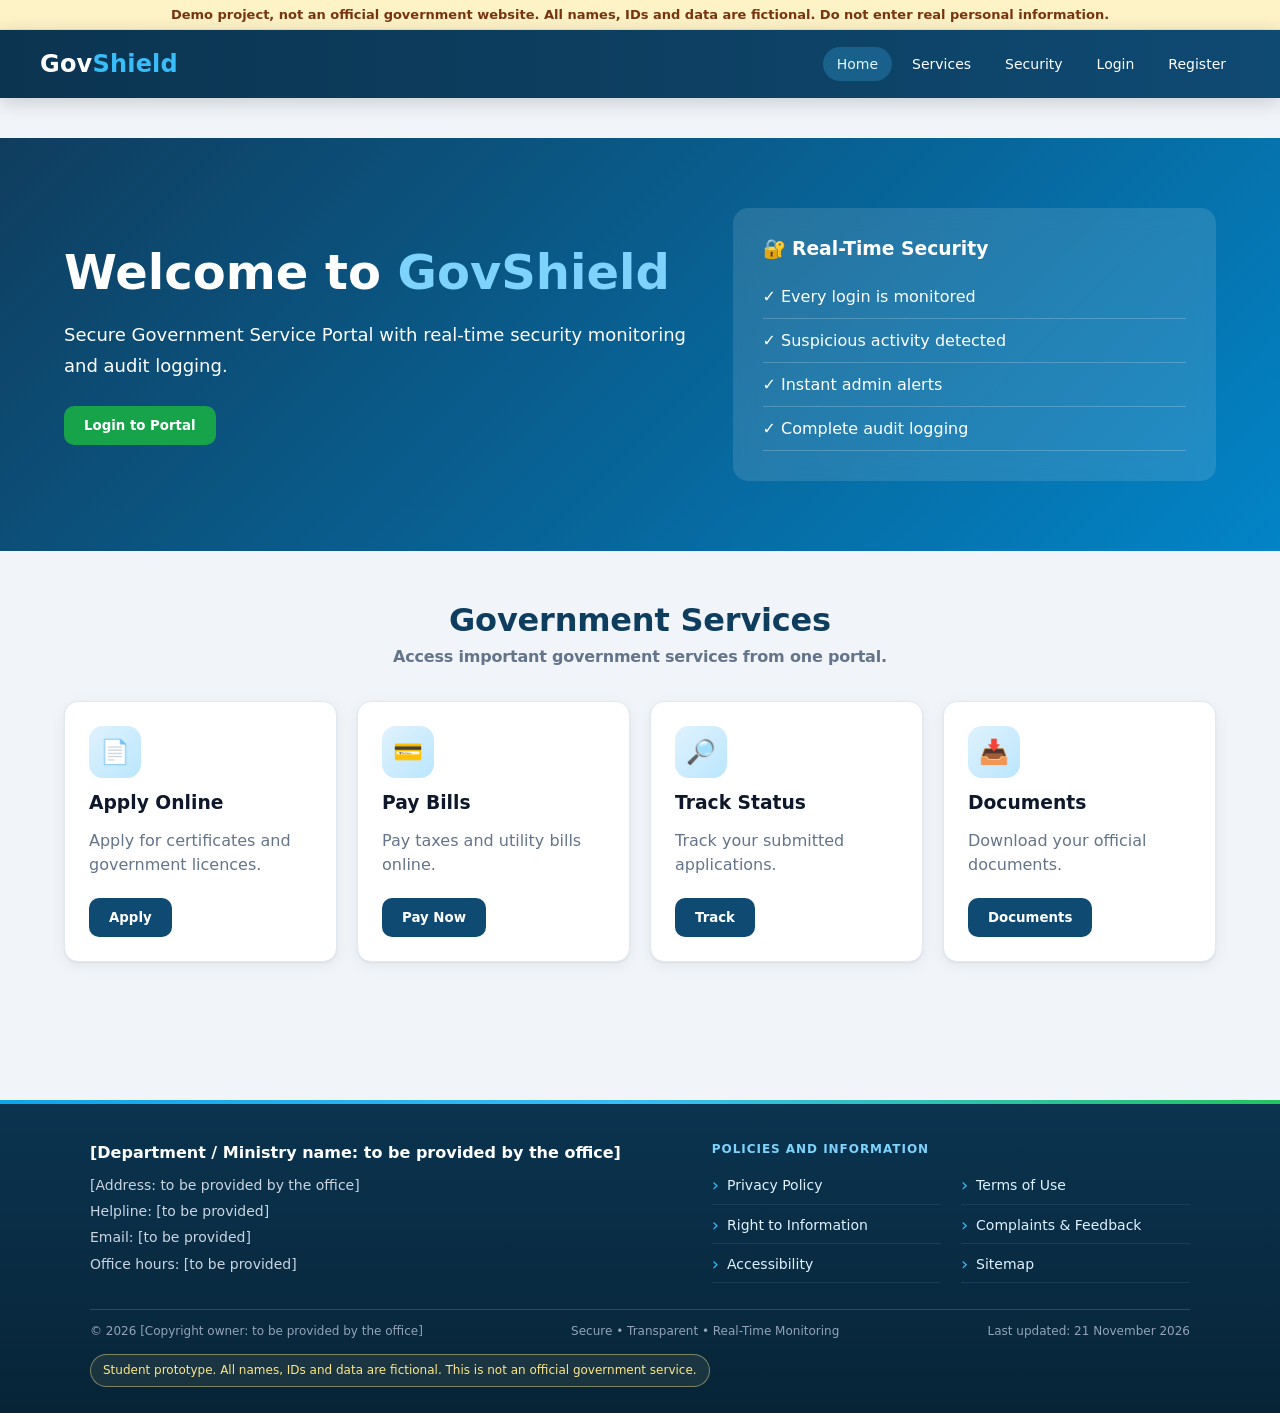
<file: index.html>
<!DOCTYPE html>
<html lang="en">
<head>
    <meta charset="UTF-8">
    <meta name="viewport" content="width=device-width, initial-scale=1.0">

    <title>GovShield - Government Service Portal</title>

    <style>
        * {
            margin: 0;
            padding: 0;
            box-sizing: border-box;
            font-family: Arial, Helvetica, sans-serif;
        }

        body {
            background: #f4f7fb;
            color: #1e293b;
        }

        /* ================= HEADER ================= */

        header {
            width: 100%;
            height: 70px;
            background: #0f3d5e;
            color: white;
            display: flex;
            align-items: center;
            justify-content: space-between;
            padding: 0 50px;
            position: sticky;
            top: 0;
            z-index: 1000;
            box-shadow: 0 3px 10px rgba(0,0,0,0.15);
        }

        .logo {
            font-size: 25px;
            font-weight: bold;
        }

        .logo span {
            color: #38bdf8;
        }

        nav {
            display: flex;
            gap: 10px;
        }

        nav button {
            border: none;
            background: transparent;
            color: white;
            padding: 10px 15px;
            cursor: pointer;
            font-size: 14px;
            border-radius: 6px;
        }

        nav button:hover {
            background: #1d5d83;
        }

        /* ================= COMMON ================= */

        .container {
            width: 90%;
            max-width: 1200px;
            margin: auto;
        }

        .page {
            display: none;
            min-height: calc(100vh - 70px);
            padding: 40px 0;
        }

        .active {
            display: block;
        }

        .btn {
            border: none;
            padding: 12px 20px;
            border-radius: 7px;
            cursor: pointer;
            font-weight: bold;
            transition: 0.3s;
        }

        .btn-primary {
            background: #0f3d5e;
            color: white;
        }

        .btn-primary:hover {
            background: #092f49;
        }

        .btn-success {
            background: #16a34a;
            color: white;
        }

        .btn-danger {
            background: #dc2626;
            color: white;
        }

        .btn-warning {
            background: #f59e0b;
            color: white;
        }

        /* ================= LOGIN ================= */

        .login-page.active {
            display: flex;
        }

        .login-page {
            align-items: center;
            justify-content: center;
            background: linear-gradient(135deg, #0f3d5e, #0ea5e9);
        }

        .login-box {
            width: 420px;
            background: white;
            padding: 35px;
            border-radius: 15px;
            box-shadow: 0 10px 30px rgba(0,0,0,0.2);
        }

        .login-box h1 {
            text-align: center;
            color: #0f3d5e;
            margin-bottom: 8px;
        }

        .login-box p {
            text-align: center;
            color: #64748b;
            margin-bottom: 25px;
        }

        .form-group {
            margin-bottom: 18px;
        }

        .form-group label {
            display: block;
            margin-bottom: 7px;
            font-weight: bold;
        }

        .form-group input,
        .form-group select {
            width: 100%;
            padding: 12px;
            border: 1px solid #cbd5e1;
            border-radius: 7px;
            outline: none;
        }

        .form-group input:focus,
        .form-group select:focus {
            border-color: #0ea5e9;
        }

        .password-box {
            position: relative;
        }

        .password-box button {
            position: absolute;
            right: 8px;
            top: 7px;
            border: none;
            background: transparent;
            cursor: pointer;
            font-size: 16px;
        }

        .login-options {
            display: flex;
            justify-content: space-between;
            margin-bottom: 20px;
            font-size: 13px;
        }

        .login-options a {
            color: #0284c7;
            cursor: pointer;
        }

        .login-btn {
            width: 100%;
        }

        .register-text {
            text-align: center;
            margin-top: 20px;
        }

        .reg-error {
            display: block;
            color: #b91c1c;
            font-size: 12px;
            margin-top: 4px;
            min-height: 0;
        }

        .register-text a {
            color: #0284c7;
            cursor: pointer;
            font-weight: bold;
        }

        /* ================= HERO ================= */

        .hero {
            background: linear-gradient(135deg, #0f3d5e, #0284c7);
            color: white;
            padding: 70px 0;
        }

        .hero-content {
            display: grid;
            grid-template-columns: 1.3fr 1fr;
            gap: 40px;
            align-items: center;
        }

        .hero h1 {
            font-size: 48px;
            margin-bottom: 20px;
        }

        .hero h1 span {
            color: #7dd3fc;
        }

        .hero p {
            font-size: 18px;
            line-height: 1.7;
            margin-bottom: 25px;
        }

        .security-card {
            background: rgba(255,255,255,0.12);
            padding: 30px;
            border-radius: 15px;
            backdrop-filter: blur(10px);
        }

        .security-card h3 {
            margin-bottom: 15px;
        }

        .security-item {
            padding: 12px 0;
            border-bottom: 1px solid rgba(255,255,255,0.2);
        }

        /* ================= SECTION ================= */

        .section-title {
            text-align: center;
            margin-bottom: 35px;
        }

        .section-title h2 {
            font-size: 32px;
            color: #0f3d5e;
        }

        .section-title p {
            color: #64748b;
            margin-top: 8px;
        }

        /* ================= SERVICE CARDS ================= */

        .service-grid {
            display: grid;
            grid-template-columns: repeat(4, 1fr);
            gap: 20px;
        }

        .service-card {
            background: white;
            padding: 25px;
            border-radius: 12px;
            box-shadow: 0 3px 15px rgba(0,0,0,0.08);
            transition: 0.3s;
        }

        .service-card:hover {
            transform: translateY(-5px);
            box-shadow: 0 8px 20px rgba(0,0,0,0.12);
        }

        .service-icon {
            width: 55px;
            height: 55px;
            background: #e0f2fe;
            border-radius: 50%;
            display: flex;
            align-items: center;
            justify-content: center;
            font-size: 25px;
            margin-bottom: 15px;
        }

        .service-card h3 {
            margin-bottom: 10px;
        }

        .service-card p {
            color: #64748b;
            line-height: 1.5;
            margin-bottom: 15px;
        }

        /* ================= DASHBOARD ================= */

        .dashboard-header {
            display: flex;
            justify-content: space-between;
            align-items: center;
            margin-bottom: 30px;
        }

        .dashboard-header h1 {
            color: #0f3d5e;
        }

        .user-info {
            background: white;
            padding: 12px 18px;
            border-radius: 8px;
            box-shadow: 0 2px 8px rgba(0,0,0,0.08);
        }

        .summary-grid {
            display: grid;
            grid-template-columns: repeat(4, 1fr);
            gap: 20px;
            margin-bottom: 35px;
        }

        .summary-card {
            background: white;
            padding: 22px;
            border-radius: 10px;
            box-shadow: 0 3px 12px rgba(0,0,0,0.07);
        }

        .summary-card .number {
            font-size: 30px;
            font-weight: bold;
            color: #0f3d5e;
            margin-top: 10px;
        }

        .summary-card p {
            color: #64748b;
        }

        /* ================= TABLE ================= */

        .table-container {
            background: white;
            padding: 25px;
            border-radius: 12px;
            overflow-x: auto;
            box-shadow: 0 3px 12px rgba(0,0,0,0.07);
        }

        table {
            width: 100%;
            border-collapse: collapse;
        }

        th,
        td {
            padding: 14px;
            text-align: left;
            border-bottom: 1px solid #e2e8f0;
        }

        th {
            background: #f8fafc;
            color: #334155;
        }

        .badge {
            padding: 5px 10px;
            border-radius: 20px;
            font-size: 12px;
            font-weight: bold;
        }

        .badge-success {
            background: #dcfce7;
            color: #166534;
        }

        .badge-danger {
            background: #fee2e2;
            color: #991b1b;
        }

        .badge-warning {
            background: #fef3c7;
            color: #92400e;
        }

        /* ================= SECURITY ================= */

        .security-grid {
            display: grid;
            grid-template-columns: 1fr 1fr;
            gap: 25px;
        }

        .security-panel {
            background: white;
            padding: 25px;
            border-radius: 12px;
            box-shadow: 0 3px 12px rgba(0,0,0,0.07);
        }

        .security-panel h2 {
            color: #0f3d5e;
            margin-bottom: 20px;
        }

        .session {
            border: 1px solid #e2e8f0;
            padding: 15px;
            border-radius: 8px;
            margin-bottom: 12px;
            display: flex;
            justify-content: space-between;
            align-items: center;
        }

        /* ================= ALERT ================= */

        .alert-banner {
            position: fixed;
            top: 85px;
            right: 25px;
            width: 350px;
            background: #fff;
            border-left: 5px solid #dc2626;
            padding: 20px;
            border-radius: 8px;
            box-shadow: 0 5px 25px rgba(0,0,0,0.2);
            display: none;
            z-index: 2000;
        }

        .alert-banner h3 {
            color: #dc2626;
            margin-bottom: 8px;
        }

        /* ================= FOOTER ================= */

        footer {
            background: #0f3d5e;
            color: white;
            padding: 30px 0;
            text-align: center;
            margin-top: 40px;
        }

        footer p {
            margin: 5px;
        }

        /* ================= RESPONSIVE ================= */

        @media(max-width: 900px) {

            .hero-content {
                grid-template-columns: 1fr;
            }

            .service-grid {
                grid-template-columns: repeat(2, 1fr);
            }

            .summary-grid {
                grid-template-columns: repeat(2, 1fr);
            }

            .security-grid {
                grid-template-columns: 1fr;
            }

            .admin-grid {
                grid-template-columns: 1fr;
            }

            .filter-box {
                grid-template-columns: 1fr 1fr;
            }

            header {
                padding: 0 20px;
            }
        }

        @media(max-width: 600px) {

            .service-grid,
            .summary-grid,
            .filter-box {
                grid-template-columns: 1fr;
            }

            .hero h1 {
                font-size: 35px;
            }

            nav {
                display: none;
            }

            .login-box {
                width: 90%;
            }
        }
    </style>
    <link rel="stylesheet" href="css/track.css">
    <link rel="stylesheet" href="css/documents.css">
    <link rel="stylesheet" href="css/citizen.css">
    <link rel="stylesheet" href="css/premium.css">

</head>

<body>
<div class="demo-ribbon" role="note">Demo project, not an official government website. All names, IDs and data are fictional. Do not enter real personal information.</div>

<!-- ================= HEADER ================= -->

<header>

    <div class="logo">
        Gov<span>Shield</span>
    </div>

    <nav id="siteNav" aria-label="Main navigation">
        <div class="nav-head">
            <div class="nav-brand">Gov<span>Shield</span></div>
            <button type="button" class="nav-close" aria-label="Close menu">×</button>
        </div>
        <button onclick="showPage('home')">Home</button>
        <button onclick="showPage('services')">Services</button>
        <button onclick="showPage('security')">Security</button>
        <button id="navLogin" onclick="showPage('login')">Login</button>
        <button id="navRegister" onclick="showPage('register')">Register</button>
        <button id="navDashboard" onclick="showPage('dashboard')" style="display:none">Dashboard</button>
        <button id="navProfile" onclick="showPage('profile')" style="display:none">My Profile</button>
        <button id="navLogout" onclick="logoutDevice()" style="display:none">Logout</button>
        <p class="nav-foot">Demo prototype · Not an official government website</p>
    </nav>

    <button type="button" class="nav-toggle" aria-label="Open menu" aria-expanded="false" aria-controls="siteNav">
        <span></span><span></span><span></span>
    </button>
    <div class="nav-backdrop" aria-hidden="true"></div>

</header>


<!-- ================= ALERT ================= -->

<div class="alert-banner" id="alertBanner">

    <h3>⚠ Security Alert</h3>

    <p>
        Suspicious login detected from a new device.
    </p>

    <br>

    <button class="btn btn-danger" onclick="closeAlert()">
        Dismiss
    </button>

</div>


<!-- ================= HOME ================= -->

<section id="home" class="page active">

    <div class="hero">

        <div class="container hero-content">

            <div>

                <h1>
                    Welcome to <span>GovShield</span>
                </h1>

                <p>
                    Secure Government Service Portal with
                    real-time security monitoring and audit logging.
                </p>

                <button class="btn btn-success"
                        onclick="showPage('login')">
                    Login to Portal
                </button>

            </div>

            <div class="security-card">

                <h3>🔐 Real-Time Security</h3>

                <div class="security-item">
                    ✓ Every login is monitored
                </div>

                <div class="security-item">
                    ✓ Suspicious activity detected
                </div>

                <div class="security-item">
                    ✓ Instant admin alerts
                </div>

                <div class="security-item">
                    ✓ Complete audit logging
                </div>

            </div>

        </div>

    </div>


    <div class="container" style="padding:50px 0;">

        <div class="section-title">

            <h2>Government Services</h2>

            <p>
                Access important government services from one portal.
            </p>

        </div>


        <div class="service-grid">

            <div class="service-card">

                <div class="service-icon">📄</div>

                <h3>Apply Online</h3>

                <p>
                    Apply for certificates and government licences.
                </p>

                <button class="btn btn-primary"
                        onclick="showPage('apply')">
                    Apply
                </button>

            </div>


            <div class="service-card">

                <div class="service-icon">💳</div>

                <h3>Pay Bills</h3>

                <p>
                    Pay taxes and utility bills online.
                </p>

                <button class="btn btn-primary"
                        onclick="showPage('pay')">
                    Pay Now
                </button>

            </div>


            <div class="service-card">

                <div class="service-icon">🔎</div>

                <h3>Track Status</h3>

                <p>
                    Track your submitted applications.
                </p>

                <button class="btn btn-primary"
                        onclick="showPage('track')">
                    Track
                </button>

            </div>


            <div class="service-card">

                <div class="service-icon">📥</div>

                <h3>Documents</h3>

                <p>
                    Download your official documents.
                </p>

                <button class="btn btn-primary"
                        onclick="showPage('documents')">
                    Documents
                </button>

            </div>

        </div>

    </div>

</section>


<!-- ================= LOGIN ================= -->

<section id="login" class="page pf-auth">

    <div class="pf-auth-wrap">

        <aside class="pf-auth-brand">
            <div class="pf-brand-mark">GS</div>
            <h2>Welcome back</h2>
            <p>Log in to see your applications, payments and documents in one place.</p>
            <ul class="pf-benefits">
                <li>Apply for certificates and licences online</li>
                <li>Pay government bills and keep the receipts</li>
                <li>Track every application from one screen</li>
            </ul>
            <p class="pf-brand-note">Demo prototype · Not an official government website</p>
        </aside>

        <div class="pf-auth-card">

            <h1>Citizen login</h1>
            <p class="pf-sub">Use the National ID and password of your GovShield account.</p>

            <div class="pf-field">
                <label for="loginId">National ID<span class="req">*</span></label>
                <input type="text" id="loginId" inputmode="numeric" maxlength="10" placeholder="10-digit National ID" autocomplete="username">
            </div>

            <div class="pf-field">
                <label for="password">Password<span class="req">*</span></label>
                <div class="password-box">
                    <input type="password" id="password" placeholder="Enter your password" autocomplete="current-password">
                    <button type="button" onclick="togglePassword()">👁</button>
                </div>
            </div>

            <div class="pf-row">
                <label class="pf-check"><input type="checkbox"> Remember me</label>
                <a class="pf-link" onclick="alert('Password reset feature will be connected with backend.')">Forgot password?</a>
            </div>

            <button type="button" class="pf-btn login-btn" onclick="loginUser()">Login</button>

            <div class="register-text">
                New user? <a onclick="showPage('register')">Create an account</a>
            </div>

            <p id="loginMessage" class="pf-msg" role="alert"></p>

        </div>

    </div>

</section>


<!-- ================= REGISTER ================= -->

<section id="register" class="page pf-auth">

    <div class="pf-auth-wrap">

        <aside class="pf-auth-brand">
            <div class="pf-brand-mark">GS</div>
            <h2>Create your GovShield account</h2>
            <p>One secure account for every government service you apply for. Your mobile number is confirmed before the account opens.</p>
            <ul class="pf-benefits">
                <li>Your details are checked against the demo NID record</li>
                <li>A 6-digit code confirms your mobile number</li>
                <li>Upload your photo once and use it on every application</li>
                <li>Track applications and payments in one place</li>
            </ul>
            <p class="pf-brand-note">Demo prototype · Not an official government website</p>
        </aside>

        <div class="pf-auth-card">

            <div class="pf-steps" aria-label="Sign-up steps">
                <div class="pf-step active" id="regStepTab1"><span>1</span>Your details</div>
                <div class="pf-step-line"></div>
                <div class="pf-step" id="regStepTab2"><span>2</span>Verify phone</div>
            </div>

            <div id="regStepDetails">

                <h1>Register</h1>
                <p class="pf-sub">Your details must match the demo NID database.</p>

                <div class="pf-field">
                    <label for="regNid">National ID (10 digits)<span class="req">*</span></label>
                    <input type="text" id="regNid" inputmode="numeric" maxlength="10" placeholder="e.g. 1000000016" autocomplete="off">
                    <small class="pf-err" id="regNidErr"></small>
                </div>

                <div class="pf-field">
                    <label for="regName">Full name<span class="req">*</span></label>
                    <input type="text" id="regName" maxlength="100" placeholder="Name as in the NID record" autocomplete="off">
                    <small class="pf-err" id="regNameErr"></small>
                </div>

                <div class="pf-field">
                    <label for="regPhone">Mobile number<span class="req">*</span></label>
                    <input type="tel" id="regPhone" maxlength="16" placeholder="01XXXXXXXXX" autocomplete="off">
                    <span class="pf-hint">The verification code is sent to this number.</span>
                    <small class="pf-err" id="regPhoneErr"></small>
                </div>

                <div class="pf-field">
                    <label for="regPassword">Password<span class="req">*</span></label>
                    <div class="password-box">
                        <input type="password" id="regPassword" maxlength="128" placeholder="At least 8 characters, letters and numbers" autocomplete="new-password">
                        <button type="button" onclick="toggleRegPassword()">👁</button>
                    </div>
                    <small class="pf-err" id="regPasswordErr"></small>
                </div>

                <button type="button" class="pf-btn" id="registerBtn" onclick="registerUser()">Send verification code</button>

                <div class="register-text">
                    Already registered? <a onclick="showPage('login')">Back to login</a>
                </div>

            </div>

            <div id="regStepCode" hidden>

                <h1>Enter your code</h1>
                <p class="pf-sub">We sent a 6-digit code to <b id="regMaskedPhone">your phone</b>. It is valid for 5 minutes.</p>

                <div class="pf-demo" id="regDemoNote" hidden>
                    Demo mode: no real SMS is sent. Your code is <strong id="regDemoCode"></strong>
                </div>

                <div class="pf-field">
                    <label for="regCode">Verification code<span class="req">*</span></label>
                    <input type="text" id="regCode" inputmode="numeric" maxlength="6" placeholder="6-digit code" autocomplete="one-time-code">
                    <small class="pf-err" id="regCodeErr"></small>
                </div>

                <button type="button" class="pf-btn" id="verifyBtn" onclick="verifyRegistration()">Verify and create account</button>

                <div class="pf-row">
                    <button type="button" class="pf-link" onclick="backToRegisterDetails()">← Change details</button>
                    <button type="button" class="pf-link" id="resendBtn" onclick="resendRegistrationCode()" disabled>Resend code</button>
                </div>

            </div>

            <p id="registerMessage" class="pf-msg" role="alert"></p>

        </div>

    </div>

</section>


<!-- ================= CITIZEN DASHBOARD ================= -->

<section id="dashboard" class="page">

    <div class="container">

        <div class="dashboard-header">

            <div>

                <h1>Citizen Dashboard</h1>

                <p>Welcome, Mithila Parvin</p>

            </div>

            <div class="user-info">

                👤 Citizen Account

            </div>

        </div>


        <div class="summary-grid">

            <div class="summary-card">

                <p>Total Applications</p>

                <div class="number">08</div>

            </div>


            <div class="summary-card">

                <p>Pending</p>

                <div class="number">03</div>

            </div>


            <div class="summary-card">

                <p>Approved</p>

                <div class="number">04</div>

            </div>


            <div class="summary-card">

                <p>Documents</p>

                <div class="number">05</div>

            </div>

        </div>


        <div class="section-title">

            <h2>Government Services</h2>

        </div>


        <div class="service-grid">

            <div class="service-card">

                <div class="service-icon">📄</div>

                <h3>Apply Online</h3>

                <p>Apply for government certificates.</p>

                <button
                    class="btn btn-primary"
                    onclick="showPage('apply')">
                    Apply
                </button>

            </div>


            <div class="service-card">

                <div class="service-icon">💳</div>

                <h3>Pay Bills</h3>

                <p>Pay tax and utility bills.</p>

                <button
                    class="btn btn-primary"
                    onclick="showPage('pay')">
                    Pay
                </button>

            </div>


            <div class="service-card">

                <div class="service-icon">🔎</div>

                <h3>Track Application</h3>

                <p>Track application status.</p>

                <button
                    class="btn btn-primary"
                    onclick="showPage('track')">
                    Track
                </button>

            </div>


            <div class="service-card">

                <div class="service-icon">📥</div>

                <h3>Documents</h3>

                <p>Download official documents.</p>

                <button
                    class="btn btn-primary"
                    onclick="showPage('documents')">
                    Open
                </button>

            </div>

        </div>


        <br><br>


        <div class="table-container">

            <h2>Recent Account Activity</h2>

            <br>

            <table>

                <tr>
                    <th>Action</th>
                    <th>Date</th>
                    <th>Device</th>
                    <th>Status</th>
                </tr>

                <tr>
                    <td>Login</td>
                    <td>05 Oct 2026</td>
                    <td>Chrome / Windows</td>
                    <td>
                        <span class="badge badge-success">
                            Successful
                        </span>
                    </td>
                </tr>

                <tr>
                    <td>Certificate Application</td>
                    <td>04 Oct 2026</td>
                    <td>Chrome / Windows</td>
                    <td>
                        <span class="badge badge-success">
                            Completed
                        </span>
                    </td>
                </tr>

                <tr>
                    <td>Password Change</td>
                    <td>02 Oct 2026</td>
                    <td>Chrome / Windows</td>
                    <td>
                        <span class="badge badge-success">
                            Successful
                        </span>
                    </td>
                </tr>

            </table>

        </div>

    </div>

</section>


<!-- ================= SERVICES ================= -->

<section id="services" class="page">

    <div class="container">

        <div class="section-title">

            <h2>Government Services</h2>

            <p>Select a service</p>

        </div>


        <div class="service-grid">

            <div class="service-card">

                <div class="service-icon">📄</div>

                <h3>Certificates</h3>

                <p>
                    Apply for official government certificates.
                </p>

                <button
                    class="btn btn-primary"
                    onclick="showPage('apply')">
                    Apply
                </button>

            </div>


            <div class="service-card">

                <div class="service-icon">🪪</div>

                <h3>Licences</h3>

                <p>
                    Apply for and renew government licences.
                </p>

                <button
                    class="btn btn-primary"
                    onclick="showPage('apply')">
                    Apply
                </button>

            </div>


            <div class="service-card">

                <div class="service-icon">💰</div>

                <h3>Tax Payment</h3>

                <p>
                    Pay your government taxes securely.
                </p>

                <button
                    class="btn btn-primary"
                    onclick="showPage('pay')">
                    Pay
                </button>

            </div>


            <div class="service-card">

                <div class="service-icon">💡</div>

                <h3>Utility Bills</h3>

                <p>
                    Pay electricity, water and other bills.
                </p>

                <button
                    class="btn btn-primary"
                    onclick="showPage('pay')">
                    Pay
                </button>

            </div>

        </div>

    </div>

</section>


<!-- ================= APPLY ================= -->

<section id="apply" class="page">

    <div class="pf-apply">

        <div class="pf-hero">
            <div>
                <div class="pf-kicker">Government services</div>
                <h2>Apply Online</h2>
                <p>Fill in every section. Fields marked * are required by the service portal, so an incomplete form cannot be sent.</p>
            </div>
            <div class="pf-photo-chip" id="appPhotoChip">
                <span id="appPhotoText">Checking your profile photo...</span>
                <a onclick="showPage('profile')">Open profile</a>
            </div>
        </div>

        <div class="pf-card">
            <h3><span class="pf-num">1</span> Choose a service</h3>
            <div class="pf-service-grid" role="group" aria-label="Choose a service">
                <button type="button" class="pf-service" data-service="Birth Certificate" aria-pressed="false">
                    <span class="pf-ico" aria-hidden="true">📄</span>
                    <b>Birth Certificate</b>
                    <small>Official birth registration copy</small>
                </button>
                <button type="button" class="pf-service" data-service="Citizenship Certificate" aria-pressed="false">
                    <span class="pf-ico" aria-hidden="true">🪪</span>
                    <b>Citizenship Certificate</b>
                    <small>Proof of citizenship</small>
                </button>
                <button type="button" class="pf-service" data-service="Trade Licence" aria-pressed="false">
                    <span class="pf-ico" aria-hidden="true">🏪</span>
                    <b>Trade Licence</b>
                    <small>Licence for a shop or business</small>
                </button>
                <button type="button" class="pf-service" data-service="Other Certificate" aria-pressed="false">
                    <span class="pf-ico" aria-hidden="true">🗂️</span>
                    <b>Other Certificate</b>
                    <small>Any other certificate</small>
                </button>
            </div>
            <select id="appService" hidden>
                <option>Select Service</option>
                <option>Birth Certificate</option>
                <option>Citizenship Certificate</option>
                <option>Trade Licence</option>
                <option>Other Certificate</option>
            </select>
            <small class="pf-err" id="appServiceErr"></small>
        </div>

        <div class="pf-card">
            <h3><span class="pf-num">2</span> Applicant details</h3>
            <div class="pf-grid-2">
                <div class="pf-field">
                    <label for="appName">Applicant name<span class="req">*</span></label>
                    <input type="text" id="appName" maxlength="100" placeholder="Full name">
                    <small class="pf-err" id="appNameErr"></small>
                </div>
                <div class="pf-field">
                    <label for="appNid">National ID<span class="req">*</span></label>
                    <input type="text" id="appNid" inputmode="numeric" maxlength="17" placeholder="10, 13 or 17 digits">
                    <small class="pf-err" id="appNidErr"></small>
                </div>
                <div class="pf-field">
                    <label for="appDob">Date of birth<span class="req">*</span></label>
                    <input type="date" id="appDob">
                    <small class="pf-err" id="appDobErr"></small>
                </div>
                <div class="pf-field">
                    <label for="appGender">Gender<span class="req">*</span></label>
                    <select id="appGender">
                        <option value="">Select gender</option>
                        <option>Male</option>
                        <option>Female</option>
                        <option>Other</option>
                    </select>
                    <small class="pf-err" id="appGenderErr"></small>
                </div>
                <div class="pf-field">
                    <label for="appFather">Father's full name<span class="req">*</span></label>
                    <input type="text" id="appFather" maxlength="100" placeholder="As in your NID">
                    <small class="pf-err" id="appFatherErr"></small>
                </div>
                <div class="pf-field">
                    <label for="appMother">Mother's full name<span class="req">*</span></label>
                    <input type="text" id="appMother" maxlength="100" placeholder="As in your NID">
                    <small class="pf-err" id="appMotherErr"></small>
                </div>
                <div class="pf-field">
                    <label for="appPhone">Mobile number<span class="req">*</span></label>
                    <input type="tel" id="appPhone" maxlength="16" placeholder="01XXXXXXXXX">
                    <small class="pf-err" id="appPhoneErr"></small>
                </div>
                <div class="pf-field">
                    <label for="appEmail">Email <span class="pf-hint">(optional)</span></label>
                    <input type="email" id="appEmail" maxlength="120" placeholder="name@example.com">
                    <small class="pf-err" id="appEmailErr"></small>
                </div>
            </div>
        </div>

        <div class="pf-card">
            <h3><span class="pf-num">3</span> Address</h3>
            <div class="pf-grid-2">
                <div class="pf-field pf-full">
                    <label for="appAddr">Present address<span class="req">*</span></label>
                    <input type="text" id="appAddr" maxlength="200" placeholder="House, road, area, district">
                    <small class="pf-err" id="appAddrErr"></small>
                </div>
                <div class="pf-field pf-full">
                    <label for="appPermAddr">Permanent address<span class="req">*</span></label>
                    <input type="text" id="appPermAddr" maxlength="200" placeholder="Village or house, post office, district">
                    <small class="pf-err" id="appPermAddrErr"></small>
                </div>
            </div>
        </div>

        <div class="pf-card" id="svcSection" hidden>
            <h3><span class="pf-num">4</span> Service details</h3>

            <div class="pf-grid-2 pf-svc-block" id="svcBirth" hidden>
                <div class="pf-field pf-full">
                    <label for="appBirthPlace">Place of birth<span class="req">*</span></label>
                    <input type="text" id="appBirthPlace" maxlength="120" placeholder="Village or town, district">
                    <small class="pf-err" id="appBirthPlaceErr"></small>
                </div>
            </div>

            <div class="pf-grid-2 pf-svc-block" id="svcCitizen" hidden>
                <div class="pf-field">
                    <label for="appWard">Ward number<span class="req">*</span></label>
                    <input type="text" id="appWard" maxlength="20" placeholder="e.g. 7">
                    <small class="pf-err" id="appWardErr"></small>
                </div>
            </div>

            <div class="pf-grid-2 pf-svc-block" id="svcTrade" hidden>
                <div class="pf-field">
                    <label for="appBizName">Business name<span class="req">*</span></label>
                    <input type="text" id="appBizName" maxlength="120" placeholder="Shop or business name">
                    <small class="pf-err" id="appBizNameErr"></small>
                </div>
                <div class="pf-field">
                    <label for="appTradeType">Type of trade<span class="req">*</span></label>
                    <input type="text" id="appTradeType" maxlength="100" placeholder="e.g. Grocery retail">
                    <small class="pf-err" id="appTradeTypeErr"></small>
                </div>
                <div class="pf-field pf-full">
                    <label for="appBizAddr">Business address<span class="req">*</span></label>
                    <input type="text" id="appBizAddr" maxlength="200" placeholder="Shop address">
                    <small class="pf-err" id="appBizAddrErr"></small>
                </div>
            </div>

            <div class="pf-svc-block" id="svcOther" hidden>
                <div class="pf-field">
                    <label for="appPurpose">Purpose of this certificate<span class="req">*</span></label>
                    <textarea id="appPurpose" rows="3" maxlength="200" placeholder="Describe why you need it"></textarea>
                    <small class="pf-err" id="appPurposeErr"></small>
                </div>
            </div>
        </div>

        <div class="pf-card">
            <h3><span class="pf-num">5</span> Declaration and submit</h3>
            <div class="pf-decl">
                <input type="checkbox" id="appDeclare">
                <label for="appDeclare">I confirm that the information above is true and correct. I understand that false information can cause my application to be rejected.<span class="req">*</span></label>
            </div>
            <small class="pf-err" id="appDeclareErr"></small>
            <div class="pf-submit-row">
                <button type="button" class="pf-btn" id="applySubmitBtn" onclick="submitApplication()">Submit Application</button>
                <p class="pf-hint">Your profile photo is attached to the application automatically.</p>
            </div>
        </div>

    </div>

</section>


<section id="profile" class="page">

    <div class="pf-profile">

        <div class="pf-hero">
            <div>
                <div class="pf-kicker">My account</div>
                <h2>My Profile</h2>
                <p>Your photo is attached to every application you submit.</p>
            </div>
        </div>

        <div class="pf-profile-grid">

            <div class="pf-card pf-avatar-card">
                <div class="pf-avatar" id="profileAvatar">
                    <span id="profileInitial">G</span>
                </div>
                <h3 id="profileName">Citizen</h3>
                <p class="pf-sub" id="profileNid"></p>
                <span class="pf-pill warn" id="profilePhotoStatus">No photo yet</span>
            </div>

            <div class="pf-card">
                <h3><span class="pf-num">1</span> Upload your photo</h3>
                <p class="pf-sub">Use a clear, recent photo of your face on a plain background. JPG or PNG, up to 2 MB.</p>

                <label class="pf-drop" for="profilePhotoInput">
                    <span class="pf-drop-ico" aria-hidden="true">📷</span>
                    <b>Choose a photo from your device</b>
                    <span class="pf-hint">JPG or PNG · max 2 MB</span>
                </label>
                <input type="file" id="profilePhotoInput" accept="image/jpeg,image/png" class="pf-sr">

                <img id="profilePreview" class="pf-preview" alt="Selected photo preview" hidden>

                <div class="pf-actions">
                    <button type="button" class="pf-btn" id="profileSaveBtn" onclick="saveProfilePhoto()" disabled>Save photo</button>
                    <button type="button" class="pf-link danger" id="profileRemoveBtn" onclick="removeProfilePhoto()" hidden>Remove photo</button>
                </div>

                <p id="profileMessage" class="pf-msg" role="alert"></p>
            </div>

        </div>

        <div class="pf-card">
            <h3><span class="pf-num">2</span> My details</h3>
            <p class="pf-sub">These details come from your registration. You can add or change your email address here.</p>
            <div class="pf-info" id="profileDetails"></div>
            <form id="profileEmailForm" class="pf-email-form" novalidate>
                <div class="pf-field">
                    <label for="profileEmail">Email address <span class="pf-hint">(optional)</span></label>
                    <input type="email" id="profileEmail" maxlength="120" placeholder="name@example.com" autocomplete="email">
                    <small class="pf-err" id="profileEmailErr"></small>
                </div>
                <button type="submit" class="pf-btn" id="profileEmailBtn">Save email</button>
                <p id="profileEmailMsg" class="pf-msg" role="alert"></p>
            </form>
        </div>

    </div>

</section>


<!-- ================= PAY ================= -->

<section id="pay" class="page pf-form">

    <div class="pf-apply">

        <div class="pf-hero">
            <div>
                <div class="pf-kicker">Government payments</div>
                <h2>Pay Bills</h2>
                <p>Pay tax and utility bills. Every payment you make appears in your history below.</p>
            </div>
        </div>

        <div class="pf-card">
            <h3><span class="pf-num">1</span> Bill details</h3>
            <div class="pf-grid-2">
                <div class="pf-field">
                    <label for="payType">Payment type<span class="req">*</span></label>
                    <select id="payType">
                        <option value="">Select payment</option>
                        <option>Tax</option>
                        <option>Electricity Bill</option>
                        <option>Water Bill</option>
                        <option>Gas Bill</option>
                    </select>
                </div>
                <div class="pf-field">
                    <label for="payRef">Account / reference number<span class="req">*</span></label>
                    <input type="text" id="payRef" maxlength="20" placeholder="6 to 20 letters, numbers or hyphens">
                </div>
                <div class="pf-field pf-full">
                    <label for="payAmount">Amount (BDT)<span class="req">*</span></label>
                    <input type="text" id="payAmount" inputmode="decimal" placeholder="e.g. 200.00">
                </div>
            </div>
        </div>

        <div class="pf-card">
            <h3><span class="pf-num">2</span> Payment method</h3>
            <div class="pf-methods" role="radiogroup" aria-label="Payment method">
                <label class="pf-method"><input type="radio" name="payMethod" value="bKash" checked><span>bKash</span></label>
                <label class="pf-method"><input type="radio" name="payMethod" value="Nagad"><span>Nagad</span></label>
                <label class="pf-method"><input type="radio" name="payMethod" value="Card"><span>Card</span></label>
            </div>
            <button type="button" class="pf-btn" id="payNowBtn" onclick="makePayment()">Pay Now</button>
            <div id="payResult" class="pf-result" style="display:none"></div>
        </div>

        <div class="pf-card">
            <h3><span class="pf-num">3</span> Payment history</h3>
            <div class="pf-table-wrap">
                <table class="pf-table">
                    <thead>
                        <tr>
                            <th>Transaction ID</th>
                            <th>Type</th>
                            <th>Amount</th>
                            <th>Method</th>
                            <th>Status</th>
                        </tr>
                    </thead>
                    <tbody id="payHistory"></tbody>
                </table>
            </div>
        </div>

    </div>

</section>


<!-- ================= TRACK ================= -->

<section id="track" class="page">

    <div class="container">

        <div class="section-title">

            <h2>Track Application</h2>

            <p>Check your application status</p>

        </div>


        <div class="summary-grid">

            <div class="summary-card">
                <p>Total Applications</p>
                <div class="number" id="trkTotal">0</div>
            </div>

            <div class="summary-card">
                <p>Pending</p>
                <div class="number" id="trkPending">0</div>
            </div>

            <div class="summary-card">
                <p>Processing</p>
                <div class="number" id="trkProcessing">0</div>
            </div>

            <div class="summary-card">
                <p>Approved</p>
                <div class="number" id="trkApproved">0</div>
            </div>

        </div>


        <div class="track-toolbar">

            <input
                type="text"
                id="trkSearch"
                placeholder="Search by Application ID or service"
            >

            <select id="trkFilter">
                <option value="">All Status</option>
                <option>Pending</option>
                <option>Processing</option>
                <option>Approved</option>
                <option>Rejected</option>
            </select>

            <button
                class="btn btn-primary"
                onclick="showPage('apply')">
                + New Application
            </button>

        </div>


        <div class="table-container">

            <table>

                <thead>
                    <tr>
                        <th>Application ID</th>
                        <th>Service</th>
                        <th>Date</th>
                        <th>Status</th>
                        <th>Action</th>
                    </tr>
                </thead>

                <tbody id="trkBody"></tbody>

            </table>

        </div>


        <div class="track-detail" id="trkDetail"></div>

    </div>

</section>


<!-- ================= DOCUMENTS ================= -->

<section id="documents" class="page">

    <div class="container">

        <div class="section-title">

            <h2>Official Documents</h2>

            <p>Download your available documents</p>

        </div>


        <div class="summary-grid">

            <div class="summary-card">
                <p>Total Documents</p>
                <div class="number" id="docTotal">0</div>
            </div>

            <div class="summary-card">
                <p>Available</p>
                <div class="number" id="docAvailable">0</div>
            </div>

            <div class="summary-card">
                <p>Downloads</p>
                <div class="number" id="docDownloads">0</div>
            </div>

            <div class="summary-card">
                <p>Last Issued</p>
                <div class="number" id="docLatest" style="font-size:20px;">-</div>
            </div>

        </div>


        <div class="doc-toolbar">

            <input
                type="text"
                id="docSearch"
                placeholder="Search by document name or reference number"
            >

        </div>


        <div class="table-container">

            <table>

                <thead>
                    <tr>
                        <th>Document</th>
                        <th>Reference</th>
                        <th>Issue Date</th>
                        <th>Status</th>
                        <th>Action</th>
                    </tr>
                </thead>

                <tbody id="docBody"></tbody>

            </table>

        </div>

    </div>

</section>


<!-- ================= SECURITY ================= -->

<section id="security" class="page">

    <div class="container">

        <div class="section-title">

            <h2>Account Security</h2>

            <p>Manage your active sessions and login history</p>

        </div>


        <div class="security-grid">

            <div class="security-panel">

                <h2>Active Sessions</h2>


                <div class="session">

                    <div>

                        <strong>Windows PC</strong>

                        <br>

                        Chrome Browser

                        <br>

                        IP: 192.168.1.10

                    </div>

                    <span class="badge badge-success">
                        Current
                    </span>

                </div>


                <div class="session">

                    <div>

                        <strong>Android Phone</strong>

                        <br>

                        Chrome Mobile

                        <br>

                        IP: 192.168.1.25

                    </div>

                    <button
                        class="btn btn-danger"
                        onclick="terminateDeviceRow(this)">
                        Logout
                    </button>

                </div>

            </div>


            <div class="security-panel">

                <h2>Recent Login History</h2>


                <table>

                    <tr>
                        <th>Device</th>
                        <th>IP</th>
                        <th>Result</th>
                    </tr>

                    <tr>
                        <td>Windows</td>
                        <td>192.168.1.10</td>
                        <td>
                            <span class="badge badge-success">
                                Success
                            </span>
                        </td>
                    </tr>

                    <tr>
                        <td>Unknown</td>
                        <td>45.22.18.5</td>
                        <td>
                            <span class="badge badge-danger">
                                Blocked
                            </span>
                        </td>
                    </tr>

                    <tr>
                        <td>Android</td>
                        <td>192.168.1.25</td>
                        <td>
                            <span class="badge badge-success">
                                Success
                            </span>
                        </td>
                    </tr>

                </table>

            </div>

        </div>

    </div>

</section>


<!-- ================= AUDITOR ================= -->

<section id="auditor" class="page">

    <div class="container">

        <div class="section-title">

            <h2>Auditor Dashboard</h2>

            <p>Read-only security audit information</p>

        </div>


        <div class="summary-grid">

            <div class="summary-card">

                <p>Total Audit Logs</p>

                <div class="number">5,482</div>

            </div>


            <div class="summary-card">

                <p>Security Findings</p>

                <div class="number">18</div>

            </div>


            <div class="summary-card">

                <p>Critical Issues</p>

                <div class="number">02</div>

            </div>


            <div class="summary-card">

                <p>Fixed Issues</p>

                <div class="number">16</div>

            </div>

        </div>


        <div class="table-container">

            <h2>Security Findings</h2>

            <br>

            <table>

                <tr>

                    <th>Finding</th>
                    <th>OWASP Category</th>
                    <th>Severity</th>
                    <th>Status</th>

                </tr>


                <tr>

                    <td>Weak Password Policy</td>

                    <td>A07 Identification</td>

                    <td>
                        <span class="badge badge-warning">
                            Medium
                        </span>
                    </td>

                    <td>
                        <span class="badge badge-success">
                            Fixed
                        </span>
                    </td>

                </tr>


                <tr>

                    <td>Missing Rate Limiting</td>

                    <td>A04 Insecure Design</td>

                    <td>
                        <span class="badge badge-danger">
                            High
                        </span>
                    </td>

                    <td>
                        <span class="badge badge-success">
                            Fixed
                        </span>
                    </td>

                </tr>


                <tr>

                    <td>Security Header Issue</td>

                    <td>A05 Misconfiguration</td>

                    <td>
                        <span class="badge badge-warning">
                            Medium
                        </span>
                    </td>

                    <td>
                        <span class="badge badge-success">
                            Fixed
                        </span>
                    </td>

                </tr>

            </table>

            <br>

            <button
                class="btn btn-primary"
                onclick="alert('Audit report export will be connected with backend.')">

                Export Audit Report

            </button>

        </div>

    </div>

</section>


<!-- ================= JAVASCRIPT ================= -->

<script>

    /* AUTHENTICATION: only the 15 server-approved demo accounts can enter. */
    const AUTH_TOKEN_KEY = "govshield_demo_session";
    let currentGovShieldUser = null;

    function authHeaders() {
        const token = sessionStorage.getItem(AUTH_TOKEN_KEY);
        return token ? { "Authorization": "Bearer " + token } : {};
    }

    function showPage(pageId, fromHistory) {
        const requestedPage = pageId;
        const publicPages = ["home", "login", "register"];
        if (!publicPages.includes(pageId) && !currentGovShieldUser) {
            pageId = "login";
        }
        // a logged-in citizen never sees the login or register forms
        if (currentGovShieldUser && (pageId === "login" || pageId === "register")) {
            pageId = "dashboard";
        }
        // record the page in browser history, so the Back button moves between pages of this site.
        // A redirected page, or a dashboard reached from a login form, replaces the entry instead,
        // so Back does not land on a login form that just shows the dashboard again.
        if (!fromHistory && !(history.state && history.state.page === pageId)) {
            const leavingAuthPage = Boolean(history.state && ["login", "register"].includes(history.state.page));
            if (history.state === null || requestedPage !== pageId || (leavingAuthPage && pageId === "dashboard")) {
                history.replaceState({ page: pageId }, "", "#" + pageId);
            } else {
                history.pushState({ page: pageId }, "", "#" + pageId);
            }
        }
        document.querySelectorAll("nav button").forEach(button => {
            button.classList.toggle("nav-active", button.getAttribute("onclick") === "showPage('" + pageId + "')");
        });
        const loggedIn = Boolean(currentGovShieldUser);
        document.getElementById("navLogin").style.display = loggedIn ? "none" : "";
        document.getElementById("navRegister").style.display = loggedIn ? "none" : "";
        document.getElementById("navDashboard").style.display = loggedIn ? "" : "none";
        document.getElementById("navProfile").style.display = loggedIn ? "" : "none";
        document.getElementById("navLogout").style.display = loggedIn ? "" : "none";
        document.querySelectorAll(".page").forEach(page => page.classList.remove("active"));
        const selectedPage = document.getElementById(pageId);
        if (selectedPage) {
            selectedPage.classList.add("active");
            document.dispatchEvent(new CustomEvent("pageshow", { detail: pageId }));
            window.scrollTo({ top: 0, behavior: "smooth" });
        }
    }

    // Back and Forward inside the site: show the page that was recorded in history
    window.addEventListener("popstate", function (event) {
        const page = event.state && event.state.page ? event.state.page : "home";
        showPage(page, true);
    });

    function togglePassword() {
        const field = document.getElementById("password");
        field.type = field.type === "password" ? "text" : "password";
    }

    async function loginUser() {
        const nid = document.getElementById("loginId").value.trim();
        const password = document.getElementById("password").value;
        const message = document.getElementById("loginMessage");
        message.textContent = "";
        message.style.color = "#b91c1c";
        if (!/^[0-9]{10}$/.test(nid)) {
            message.textContent = "National ID must contain exactly 10 digits.";
            return;
        }
        if (!password) {
            message.textContent = "Please enter your password.";
            return;
        }
        const button = document.querySelector(".login-btn");
        button.disabled = true;
        button.textContent = "Checking...";
        try {
            const response = await fetch("/api/login", {
                method: "POST",
                headers: { "Content-Type": "application/json" },
                body: JSON.stringify({ nid, password })
            });
            const result = await response.json();
            if (!response.ok) throw new Error(result.error || "Login failed.");
            sessionStorage.setItem(AUTH_TOKEN_KEY, result.token);
            currentGovShieldUser = result.user;
            const welcome = document.querySelector("#dashboard .dashboard-header p");
            if (welcome) welcome.textContent = "Welcome, " + result.user.name;
            document.getElementById("password").value = "";
            showPage("dashboard");
        } catch (error) {
            message.textContent = error.message;
        } finally {
            button.disabled = false;
            button.textContent = "Login";
        }
    }

    function toggleRegPassword() {
        const field = document.getElementById("regPassword");
        field.type = field.type === "password" ? "text" : "password";
    }

    async function logoutDevice(button) {
        try {
            await fetch("/api/logout", { method: "POST", headers: authHeaders() });
        } catch (e) { /* local session is still cleared */ }
        sessionStorage.removeItem(AUTH_TOKEN_KEY);
        currentGovShieldUser = null;
        showPage("login");
    }

    async function restoreSession() {
        const token = sessionStorage.getItem(AUTH_TOKEN_KEY);
        if (!token) {
            showPage("home");
            return;
        }
        try {
            const response = await fetch("/api/me", { headers: authHeaders() });
            if (!response.ok) throw new Error("Session expired");
            const result = await response.json();
            currentGovShieldUser = result.user;
            const welcome = document.querySelector("#dashboard .dashboard-header p");
            if (welcome) welcome.textContent = "Welcome, " + result.user.name;
            showPage("dashboard");
        } catch (e) {
            showSessionEnded();
        }
    }

    document.addEventListener("DOMContentLoaded", restoreSession);

    /* PASSWORD STRENGTH */

    function checkPassword() {

        let password =
            document.getElementById("regPassword").value;

        let strength =
            document.getElementById("strength");


        if (password.length === 0) {

            strength.innerHTML = "";

        }

        else if (password.length < 6) {

            strength.innerHTML =
                "Password Strength: Weak";

            strength.style.color = "red";

        }

        else if (password.length < 10) {

            strength.innerHTML =
                "Password Strength: Medium";

            strength.style.color = "orange";

        }

        else {

            strength.innerHTML =
                "Password Strength: Strong";

            strength.style.color = "green";

        }

    }


    /* DOCUMENT */

    function downloadDocument(documentName) {

        alert(
            documentName +
            " download started."
        );

    }


    /* SECURITY ALERT */

    function showAlert() {

        let alertBox =
            document.getElementById("alertBanner");

        alertBox.style.display = "block";

    }


    function closeAlert() {

        let alertBox =
            document.getElementById("alertBanner");

        alertBox.style.display = "none";

    }


    /* LOGOUT DEVICE */

    function terminateDeviceRow(button) {

        button.parentElement.innerHTML =
            "<strong>Session terminated successfully.</strong>";

    }


    /* The alert banner now opens only when the "Test Security Alert" button is pressed. */

</script>

<script src="js/api.js"></script>
<script src="js/helpers.js"></script>
<script src="js/track.js"></script>
<script src="js/documents.js"></script>
<script src="js/apply.js"></script>
<script src="js/pay.js"></script>
<script src="js/register_verify.js"></script>
<script src="js/profile.js"></script>

<footer class="site-footer">
    <div class="footer-inner">
        <div class="footer-top">
            <div class="footer-office">
                <strong class="footer-office-name">[Department / Ministry name: to be provided by the office]</strong>
                <p>[Address: to be provided by the office]</p>
                <p>Helpline: [to be provided]</p>
                <p>Email: [to be provided]</p>
                <p>Office hours: [to be provided]</p>
            </div>
            <div class="footer-links" role="group" aria-label="Policies and information">
                <h2 class="footer-heading">Policies and information</h2>
                <button type="button" class="footer-link" data-demo-page="Privacy Policy">Privacy Policy</button>
                <button type="button" class="footer-link" data-demo-page="Terms of Use">Terms of Use</button>
                <button type="button" class="footer-link" data-demo-page="Right to Information">Right to Information</button>
                <button type="button" class="footer-link" data-demo-page="Complaints &amp; Feedback">Complaints &amp; Feedback</button>
                <button type="button" class="footer-link" data-demo-page="Accessibility Statement">Accessibility</button>
                <button type="button" class="footer-link" data-demo-page="Sitemap">Sitemap</button>
            </div>
        </div>
        <div class="footer-meta">
            <p>© 2026 [Copyright owner: to be provided by the office]</p>
            <p>Secure • Transparent • Real-Time Monitoring</p>
            <p>Last updated: 21 November 2026</p>
            <p class="footer-disclaimer">Student prototype. All names, IDs and data are fictional. This is not an official government service.</p>
        </div>
    </div>
</footer>

<!-- Demo notice: shown when a link is not part of this prototype -->
<div id="demoModal" class="demo-modal" hidden>
    <div class="demo-modal-box" role="dialog" aria-modal="true" aria-labelledby="demoModalTitle">
        <h2 id="demoModalTitle">Demo only</h2>
        <p><span id="demoModalPage"></span> is not available in this prototype.</p>
        <p>The official content for this page will be provided by the government office. This is a student project, not an official website.</p>
        <button type="button" id="demoModalOk" class="btn">OK</button>
    </div>
</div>

<script>
    (function () {
        var modal = document.getElementById("demoModal");
        var pageName = document.getElementById("demoModalPage");
        var okButton = document.getElementById("demoModalOk");
        function closeDemo() { modal.hidden = true; }
        document.querySelectorAll("[data-demo-page]").forEach(function (button) {
            button.addEventListener("click", function () {
                pageName.textContent = button.getAttribute("data-demo-page");
                modal.hidden = false;
                okButton.focus();
            });
        });
        okButton.addEventListener("click", closeDemo);
        modal.addEventListener("click", function (event) {
            if (event.target === modal) closeDemo();
        });
        document.addEventListener("keydown", function (event) {
            if (event.key === "Escape" && !modal.hidden) closeDemo();
        });
    })();
</script>

<script>
    /* Phone menu: opens the navigation drawer, closes it on backdrop, Escape, or after a choice. */
    (function () {
        var toggle = document.querySelector(".nav-toggle");
        var nav = document.getElementById("siteNav");
        var backdrop = document.querySelector(".nav-backdrop");
        function setNav(open) {
            document.body.classList.toggle("nav-open", open);
            toggle.setAttribute("aria-expanded", open ? "true" : "false");
            toggle.setAttribute("aria-label", open ? "Close menu" : "Open menu");
        }
        toggle.addEventListener("click", function () {
            setNav(!document.body.classList.contains("nav-open"));
        });
        backdrop.addEventListener("click", function () { setNav(false); });
        nav.addEventListener("click", function (event) {
            if (event.target.closest("button")) setNav(false);
        });
        document.addEventListener("keydown", function (event) {
            if (event.key === "Escape") setNav(false);
        });
        window.matchMedia("(min-width: 601px)").addEventListener("change", function (event) {
            if (event.matches) setNav(false);
        });
    })();
</script>

</body>
</html>
</file>
<file: css/track.css>
.track-toolbar, .doc-toolbar { display: flex; flex-wrap: wrap; gap: 12px; margin-bottom: 20px; align-items: center; }
.track-toolbar input, .doc-toolbar input { flex: 1; min-width: 220px; padding: 10px 12px; border: 1px solid #cbd5e1; border-radius: 8px; font-size: 14px; }
.track-toolbar select { padding: 10px 12px; border: 1px solid #cbd5e1; border-radius: 8px; font-size: 14px; }
.btn-sm { padding: 6px 14px; font-size: 13px; }
.track-detail { display: none; margin-top: 24px; padding: 22px; background: #fff; border-radius: 10px; box-shadow: 0 2px 8px rgba(15, 23, 42, .08); line-height: 1.8; }
.track-detail h3 { margin-bottom: 12px; }
.track-steps { display: flex; gap: 8px; margin: 12px 0 16px; flex-wrap: wrap; }
.track-steps .step { padding: 6px 16px; border-radius: 20px; background: #e2e8f0; color: #475569; font-size: 13px; }
.track-steps .step.done { background: #16a34a; color: #fff; }
.track-steps .step.rejected { background: #dc2626; color: #fff; }
</file>
<file: css/documents.css>
/* Documents page reuses the toolbar and table styles from track.css */
.doc-toolbar { margin-top: 10px; }
</file>
<file: css/citizen.css>
/* GovShield citizen portal: visual polish.
   Loads after the page's own styles, so it only changes looks, not structure or behaviour. */

:root {
    --gs-navy: #0b3450;
    --gs-navy-2: #0f4a73;
    --gs-blue: #0369a1;
    --gs-sky: #38bdf8;
    --gs-bg: #f1f5f9;
    --gs-card: #ffffff;
    --gs-ink: #0f172a;
    --gs-muted: #64748b;
    --gs-line: #e2e8f0;
    --gs-green: #15803d;
    --gs-radius: 14px;
    --gs-shadow: 0 1px 2px rgba(15, 23, 42, 0.06), 0 4px 16px rgba(15, 23, 42, 0.06);
}

body,
body * {
    font-family: "Segoe UI", system-ui, -apple-system, "Noto Sans Bengali", Roboto, Arial, sans-serif;
}

body {
    background: var(--gs-bg);
    color: var(--gs-ink);
    -webkit-font-smoothing: antialiased;
}

html {
    scroll-behavior: smooth;
}

.demo-ribbon {
    background: #fef3c7;
    color: #78350f;
    font-size: 13px;
    font-weight: 600;
    text-align: center;
    padding: 7px 12px;
    border-bottom: 1px solid #fde68a;
}

/* ---------- Header and navigation ---------- */

header {
    height: 68px;
    padding: 0 40px;
    background: linear-gradient(90deg, var(--gs-navy), var(--gs-navy-2));
    box-shadow: 0 4px 18px rgba(2, 12, 27, 0.18);
}

.logo {
    font-size: 24px;
    letter-spacing: 0.2px;
}

nav {
    gap: 6px;
}

nav button {
    padding: 9px 14px;
    font-size: 14px;
    font-weight: 500;
    border-radius: 999px;
    transition: background 0.15s ease;
}

nav button:hover {
    background: rgba(255, 255, 255, 0.12);
}

nav button.nav-active {
    background: rgba(56, 189, 248, 0.25);
    color: #e0f7ff;
}

.nav-toggle,
.nav-close,
.nav-backdrop,
.nav-head,
.nav-foot {
    display: none;
}

button:focus-visible,
a:focus-visible,
input:focus-visible,
select:focus-visible,
textarea:focus-visible {
    outline: 3px solid rgba(56, 189, 248, 0.55);
    outline-offset: 2px;
}

/* ---------- Buttons ---------- */

.btn {
    border-radius: 10px;
    font-weight: 600;
    transition: transform 0.12s ease, box-shadow 0.15s ease, background 0.15s ease;
}

.btn:hover {
    transform: translateY(-1px);
    box-shadow: 0 6px 14px rgba(15, 23, 42, 0.14);
}

.btn:active {
    transform: translateY(0);
}

.btn-primary {
    background: var(--gs-navy-2);
}

.btn-primary:hover {
    background: var(--gs-navy);
}

/* ---------- Dashboard ---------- */

.dashboard-header h1,
.dashboard-header h2 {
    letter-spacing: -0.3px;
}

.user-info {
    background: var(--gs-card);
    border: 1px solid var(--gs-line);
    border-radius: 999px;
    padding: 10px 18px;
    box-shadow: var(--gs-shadow);
}

.summary-grid {
    gap: 18px;
}

.summary-card {
    background: var(--gs-card);
    border: 1px solid var(--gs-line);
    border-top: 4px solid var(--gs-navy-2);
    border-radius: var(--gs-radius);
    box-shadow: var(--gs-shadow);
    padding: 22px 24px;
    transition: transform 0.15s ease, box-shadow 0.15s ease;
}

.summary-card:hover {
    transform: translateY(-2px);
    box-shadow: 0 10px 24px rgba(15, 23, 42, 0.1);
}

.summary-card .number {
    font-size: 30px;
    font-weight: 800;
    color: var(--gs-navy);
}

.summary-grid > .summary-card:nth-child(2) { border-top-color: #f59e0b; }
.summary-grid > .summary-card:nth-child(3) { border-top-color: var(--gs-green); }
.summary-grid > .summary-card:nth-child(4) { border-top-color: #7c3aed; }

.section-title {
    color: var(--gs-navy);
    font-weight: 800;
    letter-spacing: -0.2px;
}

/* ---------- Service cards ---------- */

.service-grid {
    gap: 20px;
}

.service-card {
    display: flex;
    flex-direction: column;
    gap: 6px;
    background: var(--gs-card);
    border: 1px solid var(--gs-line);
    border-radius: var(--gs-radius);
    box-shadow: var(--gs-shadow);
    padding: 24px;
    transition: transform 0.15s ease, box-shadow 0.15s ease, border-color 0.15s ease;
}

.service-card:hover {
    transform: translateY(-3px);
    border-color: #bae6fd;
    box-shadow: 0 14px 30px rgba(3, 105, 161, 0.14);
}

.service-card .btn {
    margin-top: auto;
    align-self: flex-start;
}

.service-icon {
    display: flex;
    align-items: center;
    justify-content: center;
    width: 52px;
    height: 52px;
    margin-bottom: 8px;
    border-radius: 14px;
    background: linear-gradient(135deg, #e0f2fe, #bae6fd);
    font-size: 24px;
}

/* ---------- Tables and badges ---------- */

.table-container {
    background: var(--gs-card);
    border: 1px solid var(--gs-line);
    border-radius: var(--gs-radius);
    box-shadow: var(--gs-shadow);
    overflow-x: auto;
    -webkit-overflow-scrolling: touch;
}

table {
    border-collapse: collapse;
    width: 100%;
}

th {
    background: #f8fafc;
    color: var(--gs-muted);
    font-size: 12px;
    font-weight: 700;
    letter-spacing: 0.6px;
    text-transform: uppercase;
}

th,
td {
    padding: 14px 16px;
    border-bottom: 1px solid var(--gs-line);
    text-align: left;
}

tbody tr:hover {
    background: #f8fbff;
}

.badge {
    border-radius: 999px;
    padding: 4px 10px;
    font-size: 12px;
    font-weight: 700;
}

/* ---------- Forms and login ---------- */

.form-group label {
    color: var(--gs-ink);
    font-size: 14px;
    font-weight: 600;
}

input,
select,
textarea {
    border: 1px solid #cbd5e1;
    border-radius: 10px;
    background: #ffffff;
    font-size: 15px;
}

input:focus,
select:focus,
textarea:focus {
    border-color: #0ea5e9;
    box-shadow: 0 0 0 4px rgba(14, 165, 233, 0.18);
    outline: none;
}

.login-box {
    border-radius: 18px;
    box-shadow: 0 25px 50px rgba(2, 12, 27, 0.25);
}

.login-btn {
    border-radius: 10px;
    font-size: 16px;
}

/* ---------- Phones and small tablets ---------- */

@media (max-width: 600px) {
    header {
        height: 60px;
        padding: 0 16px;
        flex-direction: row;
        align-items: center;
        justify-content: space-between;
    }

    .nav-toggle {
        display: inline-flex;
        flex-direction: column;
        justify-content: center;
        align-items: center;
        gap: 5px;
        width: 44px;
        height: 44px;
        padding: 0;
        border: 0;
        border-radius: 12px;
        background: rgba(255, 255, 255, 0.1);
        box-shadow: inset 0 0 0 1px rgba(255, 255, 255, 0.08);
        cursor: pointer;
        transition: background 0.25s ease, transform 0.2s ease;
    }

    .nav-toggle:active {
        transform: scale(0.94);
    }

    .nav-toggle span {
        display: block;
        width: 20px;
        height: 2px;
        background: #ffffff;
        border-radius: 2px;
        transition: transform 0.4s cubic-bezier(0.22, 1, 0.36, 1), opacity 0.2s ease;
    }

    body.nav-open .nav-toggle span:nth-child(1) {
        transform: translateY(7px) rotate(45deg);
    }

    body.nav-open .nav-toggle span:nth-child(2) {
        opacity: 0;
    }

    body.nav-open .nav-toggle span:nth-child(3) {
        transform: translateY(-7px) rotate(-45deg);
    }

    /* Premium drawer: a floating panel that glides in from the right edge. */
    nav {
        display: flex !important;
        position: fixed;
        top: 12px;
        right: 12px;
        bottom: 12px;
        z-index: 1001;
        width: min(82vw, 320px);
        flex-direction: column;
        align-items: stretch;
        gap: 6px;
        padding: 18px 14px 20px;
        overflow-y: auto;
        border: 1px solid rgba(255, 255, 255, 0.08);
        border-radius: 24px;
        background:
            radial-gradient(120% 45% at 100% 0%, rgba(56, 189, 248, 0.22), transparent 70%),
            linear-gradient(180deg, #0f3d5e 0%, #072437 100%);
        box-shadow: 0 30px 70px rgba(2, 12, 27, 0.5), inset 0 1px 0 rgba(255, 255, 255, 0.06);
        transform: translateX(calc(100% + 24px));
        visibility: hidden;
        transition: transform 0.5s cubic-bezier(0.22, 1, 0.36, 1), visibility 0.5s ease;
    }

    body.nav-open nav {
        transform: translateX(0);
        visibility: visible;
    }

    .nav-head {
        display: flex;
        align-items: center;
        justify-content: space-between;
        padding: 4px 4px 16px;
        margin-bottom: 10px;
        border-bottom: 1px solid rgba(255, 255, 255, 0.08);
    }

    .nav-brand {
        display: block;
        color: #ffffff;
        font-size: 20px;
        font-weight: 700;
        letter-spacing: 0.2px;
    }

    .nav-brand span {
        color: #38bdf8;
    }

    nav .nav-close {
        display: flex;
        align-items: center;
        justify-content: center;
        width: 38px;
        height: 38px;
        padding: 0;
        font-size: 22px;
        line-height: 1;
        border-radius: 12px;
        background: rgba(255, 255, 255, 0.08);
    }

    nav button {
        position: relative;
        display: flex;
        align-items: center;
        justify-content: space-between;
        flex: 0 0 auto;
        width: 100%;
        padding: 14px 18px;
        font-family: inherit;
        font-size: 15.5px;
        font-weight: 500;
        letter-spacing: 0.2px;
        text-align: left;
        white-space: nowrap;
        border-radius: 14px;
        opacity: 0;
        transform: translateX(14px);
        transition: opacity 0.3s ease, transform 0.4s cubic-bezier(0.22, 1, 0.36, 1), background 0.2s ease;
    }

    nav button::after {
        content: "";
        width: 6px;
        height: 6px;
        border-radius: 50%;
        background: rgba(125, 211, 252, 0.3);
        flex: 0 0 auto;
        transition: background 0.2s ease;
    }

    nav button:hover {
        background: rgba(255, 255, 255, 0.07);
    }

    nav button.nav-active {
        color: #ffffff;
        background: linear-gradient(90deg, rgba(56, 189, 248, 0.22), rgba(56, 189, 248, 0.05));
        box-shadow: inset 0 0 0 1px rgba(56, 189, 248, 0.25);
    }

    nav button.nav-active::before {
        content: "";
        position: absolute;
        left: 0;
        top: 22%;
        bottom: 22%;
        width: 3px;
        border-radius: 3px;
        background: #38bdf8;
    }

    nav button.nav-active::after {
        background: #38bdf8;
        box-shadow: 0 0 10px rgba(56, 189, 248, 0.8);
    }

    /* Menu items glide in one after another when the drawer opens. */
    body.nav-open nav button {
        opacity: 1;
        transform: none;
    }

    body.nav-open nav > button:nth-child(2) { transition-delay: 0.12s; }
    body.nav-open nav > button:nth-child(3) { transition-delay: 0.16s; }
    body.nav-open nav > button:nth-child(4) { transition-delay: 0.20s; }
    body.nav-open nav > button:nth-child(5) { transition-delay: 0.24s; }
    body.nav-open nav > button:nth-child(6) { transition-delay: 0.28s; }
    body.nav-open nav > button:nth-child(7) { transition-delay: 0.32s; }
    body.nav-open nav > button:nth-child(8) { transition-delay: 0.36s; }

    .nav-foot {
        display: block;
        margin: 28px 0 0;
        padding-top: 16px;
        border-top: 1px solid rgba(255, 255, 255, 0.08);
        font-size: 12px;
        line-height: 1.5;
        color: #7dd3fc;
        opacity: 0.7;
    }

    .nav-backdrop {
        display: block;
        position: fixed;
        inset: 0;
        z-index: 1000;
        background: rgba(2, 12, 27, 0.45);
        -webkit-backdrop-filter: blur(4px);
        backdrop-filter: blur(4px);
        opacity: 0;
        pointer-events: none;
        transition: opacity 0.45s ease;
    }

    body.nav-open .nav-backdrop {
        opacity: 1;
        pointer-events: auto;
    }

    body.nav-open {
        overflow: hidden;
    }

    .container {
        width: 92%;
    }

    .dashboard-header {
        flex-direction: column;
        align-items: flex-start;
        gap: 12px;
    }

    .user-info {
        align-self: stretch;
    }

    .summary-card .number {
        font-size: 26px;
    }
}

@media (prefers-reduced-motion: reduce) {
    *,
    *::before,
    *::after {
        transition: none !important;
        animation: none !important;
        scroll-behavior: auto !important;
    }
}

/* ---------- Footer and demo notice ---------- */

.site-footer {
    position: relative;
    margin-top: 48px;
    padding: 40px 40px 26px;
    background: linear-gradient(180deg, #0b3450 0%, #072437 100%);
    color: #cbd5e1;
    font-size: 14px;
    line-height: 1.6;
    text-align: left;
}

.site-footer::before {
    content: "";
    position: absolute;
    top: 0;
    left: 0;
    right: 0;
    height: 4px;
    background: linear-gradient(90deg, #0ea5e9, #38bdf8, #22c55e);
}

.footer-inner {
    max-width: 1100px;
    margin: 0 auto;
}

.footer-top {
    display: grid;
    grid-template-columns: minmax(0, 1.2fr) minmax(0, 1fr);
    gap: 32px 48px;
    padding-bottom: 26px;
}

.footer-office p {
    margin: 0 0 4px;
}

.footer-office-name {
    display: block;
    margin-bottom: 8px;
    color: #ffffff;
    font-size: 16px;
    font-weight: 700;
}

.footer-heading {
    grid-column: 1 / -1;
    margin: 0 0 6px;
    color: #7dd3fc;
    font-size: 12px;
    font-weight: 700;
    letter-spacing: 0.08em;
    text-transform: uppercase;
}

.footer-links {
    display: grid;
    grid-template-columns: repeat(2, minmax(0, 1fr));
    gap: 2px 20px;
    align-content: start;
}

.footer-link {
    display: flex;
    align-items: center;
    gap: 8px;
    width: 100%;
    padding: 7px 0;
    background: none;
    border: 0;
    border-bottom: 1px solid rgba(255, 255, 255, 0.08);
    color: #e0f2fe;
    font: inherit;
    text-align: left;
    cursor: pointer;
    transition: color 0.2s ease, padding-left 0.2s ease;
}

.footer-link::before {
    content: "›";
    color: #38bdf8;
    font-size: 18px;
    line-height: 1;
    transition: transform 0.2s ease;
}

.footer-link:hover {
    color: #ffffff;
    padding-left: 4px;
}

.footer-link:hover::before {
    transform: translateX(3px);
}

.footer-link:focus-visible {
    outline: 2px solid #7dd3fc;
    outline-offset: 2px;
    border-radius: 4px;
}

.footer-meta {
    display: flex;
    flex-wrap: wrap;
    align-items: center;
    justify-content: space-between;
    gap: 12px 24px;
    padding-top: 18px;
    border-top: 1px solid rgba(255, 255, 255, 0.12);
    font-size: 12.5px;
    color: #94a3b8;
}

.footer-meta p {
    margin: 0;
}

.footer-disclaimer {
    padding: 6px 12px;
    border: 1px solid rgba(253, 230, 138, 0.45);
    border-radius: 999px;
    background: rgba(253, 230, 138, 0.08);
    color: #fde68a;
}

@media (max-width: 760px) {
    .footer-top {
        grid-template-columns: 1fr;
    }
}

@media (max-width: 600px) {
    .site-footer {
        padding: 32px 18px 22px;
    }

    .footer-links {
        grid-template-columns: 1fr;
    }
}

@media (prefers-reduced-motion: reduce) {
    .footer-link,
    .footer-link::before {
        transition: none;
    }
}

.demo-modal {
    position: fixed;
    inset: 0;
    background: rgba(2, 20, 35, 0.6);
    display: flex;
    align-items: center;
    justify-content: center;
    padding: 16px;
    z-index: 1000;
}

.demo-modal[hidden] {
    display: none;
}

.demo-modal-box {
    background: #ffffff;
    color: #1e293b;
    max-width: 420px;
    width: 100%;
    border-radius: 12px;
    padding: 24px;
    box-shadow: 0 20px 50px rgba(0, 0, 0, 0.3);
}

.demo-modal-box h2 {
    margin: 0 0 12px;
    color: #0b3450;
    font-size: 20px;
}

.demo-modal-box p {
    margin: 0 0 12px;
    line-height: 1.5;
}

.footer-meta {
    border-top: 1px solid rgba(255, 255, 255, 0.15);
    padding-top: 12px;
    font-size: 12px;
    color: #94a3b8;
}

@media (max-width: 600px) {
    .site-footer {
        padding: 22px 16px;
    }
}
</file>
<file: css/premium.css>
/* GovShield premium look: Register, Apply Online and My Profile (scoped to those pages only) */

#register, #apply, #profile {
    --pf-radius: 18px;
    --pf-line: #dbe4ee;
    --pf-ink: #0f172a;
    --pf-muted: #64748b;
    --pf-focus: rgba(56, 189, 248, 0.35);
}

/* ---------- shared pieces ---------- */

#register .pf-field, #apply .pf-field, #profile .pf-field { display: grid; gap: 6px; margin-bottom: 14px; }
#register .pf-field label, #apply .pf-field label {
    font-size: 13px; font-weight: 600; color: #334155; letter-spacing: 0.1px;
}
#register .pf-field label .req, #apply .pf-field label .req { color: #dc2626; margin-left: 2px; }
#register input, #register select, #apply input, #apply select, #apply textarea {
    width: 100%; box-sizing: border-box; height: 48px; padding: 0 14px;
    border: 1.5px solid var(--pf-line); border-radius: 12px; background: #fff;
    font: inherit; font-size: 15px; color: var(--pf-ink);
    transition: border-color .18s ease, box-shadow .18s ease, background .18s ease;
}
#register input:focus, #register select:focus, #apply input:focus, #apply select:focus {
    outline: none; border-color: var(--gs-sky, #38bdf8); box-shadow: 0 0 0 4px var(--pf-focus);
}
#register .pf-field.invalid input, #register .pf-field.invalid select,
#apply .pf-field.invalid input, #apply .pf-field.invalid select { border-color: #dc2626; background: #fff7f7; }
#register .pf-err, #apply .pf-err { color: #b91c1c; font-size: 12.5px; min-height: 0; }
#register .pf-err:empty, #apply .pf-err:empty { display: none; }
.pf-hint { font-size: 12.5px; color: var(--pf-muted); }

.pf-btn {
    width: 100%; height: 50px; border: 0; border-radius: 14px; font-size: 16px; font-weight: 700;
    color: #fff; background: linear-gradient(135deg, #0b3450 0%, #0369a1 60%, #0ea5e9 100%);
    box-shadow: 0 10px 24px rgba(3, 105, 161, 0.28); cursor: pointer;
    transition: transform .15s ease, box-shadow .15s ease, opacity .15s ease;
}
.pf-btn:hover:not(:disabled) { transform: translateY(-1px); box-shadow: 0 14px 28px rgba(3, 105, 161, 0.34); }
.pf-btn:disabled { opacity: .6; cursor: not-allowed; }

.pf-link {
    background: none; border: 0; padding: 6px 2px; font: inherit; font-size: 14px; font-weight: 600;
    color: var(--gs-blue, #0369a1); cursor: pointer;
}
.pf-link:disabled { color: #94a3b8; cursor: default; }
.pf-link.danger { color: #b91c1c; }

.pf-pill {
    display: inline-flex; align-items: center; gap: 6px; padding: 5px 12px; border-radius: 999px;
    font-size: 12.5px; font-weight: 700; background: #e0f2fe; color: #0369a1;
}
.pf-pill.ok { background: #dcfce7; color: #166534; }
.pf-pill.warn { background: #fef3c7; color: #92400e; }

.pf-card {
    background: #fff; border: 1px solid var(--pf-line); border-radius: var(--pf-radius);
    box-shadow: 0 1px 2px rgba(15, 23, 42, 0.05), 0 12px 32px rgba(15, 23, 42, 0.06); padding: 26px;
}
.pf-card h3 { margin: 0 0 16px; font-size: 17px; color: var(--pf-ink); display: flex; align-items: center; gap: 10px; }
.pf-num {
    width: 28px; height: 28px; border-radius: 9px; display: inline-grid; place-items: center;
    background: linear-gradient(135deg, #0b3450, #0ea5e9); color: #fff; font-size: 13px; font-weight: 800;
}
.pf-sub { color: var(--pf-muted); font-size: 14.5px; line-height: 1.55; margin: 0 0 18px; }

.pf-grid-2 { display: grid; grid-template-columns: 1fr 1fr; gap: 0 16px; }

@media (max-width: 640px) {
    .pf-grid-2 { grid-template-columns: 1fr; }
}

/* ---------- Register ---------- */

#register.pf-auth { padding: 36px 16px 60px; background: linear-gradient(180deg, #eaf4fb 0%, #f1f5f9 60%); }
.pf-auth-wrap {
    max-width: 1040px; margin: 0 auto; display: grid; grid-template-columns: 1fr 1.05fr; gap: 28px; align-items: stretch;
}
.pf-auth-brand {
    border-radius: 24px; padding: 40px 34px; color: #e0f2fe; position: relative; overflow: hidden;
    background: radial-gradient(120% 90% at 0% 0%, #0ea5e9 0%, transparent 55%), linear-gradient(160deg, #0b3450 0%, #072437 100%);
    box-shadow: 0 24px 60px rgba(7, 36, 55, 0.35);
}
.pf-brand-mark {
    width: 52px; height: 52px; border-radius: 16px; display: grid; place-items: center; font-weight: 800;
    font-size: 18px; color: #0b3450; background: linear-gradient(135deg, #bae6fd, #fff); margin-bottom: 22px;
}
.pf-auth-brand h2 { margin: 0 0 10px; color: #fff; font-size: 26px; line-height: 1.2; }
.pf-auth-brand > p { margin: 0 0 22px; color: #bae6fd; font-size: 15px; line-height: 1.6; }
.pf-benefits { list-style: none; padding: 0; margin: 0; display: grid; gap: 14px; }
.pf-benefits li { display: flex; gap: 12px; font-size: 14.5px; line-height: 1.5; color: #e0f2fe; }
.pf-benefits li::before {
    content: ""; flex: 0 0 22px; height: 22px; border-radius: 50%; margin-top: 1px;
    background: #22c55e url("data:image/svg+xml;utf8,<svg xmlns='http://www.w3.org/2000/svg' viewBox='0 0 24 24'><path fill='white' d='M9 16.2 4.8 12l-1.4 1.4L9 19 21 7l-1.4-1.4z'/></svg>") center/14px no-repeat;
}
.pf-brand-note {
    margin-top: 30px; font-size: 12.5px; color: #7dd3fc; border-top: 1px solid rgba(186, 230, 253, 0.2); padding-top: 14px;
}

.pf-auth-card {
    background: #fff; border-radius: 24px; padding: 34px 32px; border: 1px solid var(--pf-line);
    box-shadow: 0 24px 60px rgba(15, 23, 42, 0.10);
}
.pf-auth-card h1 { margin: 0 0 6px; font-size: 26px; color: var(--pf-ink); }
.pf-steps { display: flex; align-items: center; gap: 10px; margin-bottom: 22px; }
.pf-step {
    display: flex; align-items: center; gap: 8px; font-size: 13.5px; font-weight: 600; color: var(--pf-muted);
}
.pf-step span {
    width: 26px; height: 26px; border-radius: 50%; display: grid; place-items: center; font-size: 12.5px;
    background: #e2e8f0; color: #475569;
}
.pf-step.active { color: var(--pf-ink); }
.pf-step.active span { background: linear-gradient(135deg, #0b3450, #0ea5e9); color: #fff; }
.pf-step.done span { background: #22c55e; color: #fff; }
.pf-step-line { flex: 1; height: 2px; background: #e2e8f0; border-radius: 2px; }
.pf-demo {
    background: #fffbeb; border: 1px dashed #f59e0b; color: #78350f; border-radius: 12px;
    padding: 12px 14px; font-size: 14px; margin-bottom: 16px; line-height: 1.5;
}
.pf-demo strong { font-size: 18px; letter-spacing: 3px; color: #92400e; }
#regCode { font-size: 22px !important; letter-spacing: 8px; text-align: center; font-weight: 700; }
.pf-row { display: flex; justify-content: space-between; align-items: center; margin-top: 12px; }
#register .register-text { margin-top: 18px; text-align: center; font-size: 14px; color: var(--pf-muted); }
#register .register-text a { color: var(--gs-blue, #0369a1); font-weight: 600; cursor: pointer; }

@media (max-width: 860px) {
    .pf-auth-wrap { grid-template-columns: 1fr; }
    .pf-auth-brand { padding: 28px 24px; }
    .pf-auth-card { padding: 26px 22px; }
}

/* ---------- Apply Online ---------- */

#apply.page { padding-bottom: 60px; background: linear-gradient(180deg, #eaf4fb 0%, #f1f5f9 420px); }
.pf-apply { max-width: 880px; margin: 0 auto; padding-top: 28px; display: grid; gap: 18px; }
.pf-hero {
    border-radius: 24px; padding: 30px 32px; color: #e0f2fe; display: flex; justify-content: space-between;
    align-items: center; gap: 18px; flex-wrap: wrap;
    background: radial-gradient(120% 120% at 100% 0%, #0ea5e9 0%, transparent 50%), linear-gradient(150deg, #0b3450, #072437);
    box-shadow: 0 20px 48px rgba(7, 36, 55, 0.3);
}
.pf-hero h2 { margin: 6px 0 6px; color: #fff; font-size: 28px; }
.pf-hero p { margin: 0; color: #bae6fd; font-size: 14.5px; }
.pf-kicker { font-size: 11.5px; letter-spacing: 1.4px; text-transform: uppercase; color: #7dd3fc; font-weight: 700; }
.pf-photo-chip {
    display: flex; align-items: center; gap: 12px; background: rgba(255, 255, 255, 0.08);
    border: 1px solid rgba(186, 230, 253, 0.25); border-radius: 16px; padding: 12px 16px; color: #e0f2fe;
    font-size: 13.5px; max-width: 320px;
}
.pf-photo-chip b { color: #fff; }
.pf-photo-chip a { color: #7dd3fc; font-weight: 700; cursor: pointer; }
.pf-photo-chip.ok { border-color: rgba(134, 239, 172, 0.5); }

.pf-service-grid { display: grid; grid-template-columns: repeat(4, 1fr); gap: 12px; }
.pf-service {
    border: 1.5px solid var(--pf-line); background: #fff; border-radius: 16px; padding: 16px 14px; text-align: left;
    cursor: pointer; font: inherit; display: grid; gap: 8px; transition: all .18s ease;
    box-shadow: 0 1px 2px rgba(15, 23, 42, 0.04);
}
.pf-service:hover { transform: translateY(-2px); border-color: #7dd3fc; box-shadow: 0 10px 22px rgba(3, 105, 161, 0.12); }
.pf-service .pf-ico {
    width: 40px; height: 40px; border-radius: 12px; display: grid; place-items: center; font-size: 20px;
    background: #e0f2fe;
}
.pf-service b { font-size: 14.5px; color: var(--pf-ink); line-height: 1.3; }
.pf-service small { font-size: 12px; color: var(--pf-muted); line-height: 1.4; }
.pf-service[aria-pressed="true"] {
    border-color: #0369a1; background: linear-gradient(160deg, #f0f9ff, #fff);
    box-shadow: 0 0 0 4px var(--pf-focus), 0 12px 26px rgba(3, 105, 161, 0.16);
}
.pf-service[aria-pressed="true"] .pf-ico { background: linear-gradient(135deg, #0b3450, #0ea5e9); }

.pf-svc-block[hidden] { display: none; }
.pf-decl {
    display: flex; gap: 12px; align-items: flex-start; background: #f8fafc; border: 1px solid var(--pf-line);
    border-radius: 14px; padding: 14px 16px; font-size: 14px; color: #334155; line-height: 1.5; margin-bottom: 18px;
}
.pf-decl input { width: 20px !important; height: 20px !important; margin-top: 2px; accent-color: #0369a1; flex: 0 0 20px; }
.pf-submit-row { display: grid; gap: 10px; }
.pf-submit-row .pf-hint { text-align: center; }
#apply .pf-msg { font-size: 14.5px; line-height: 1.5; margin: 0; text-align: center; }

@media (max-width: 760px) {
    .pf-service-grid { grid-template-columns: repeat(2, 1fr); }
    .pf-hero { padding: 24px 20px; }
    .pf-hero h2 { font-size: 23px; }
}

/* ---------- My Profile ---------- */

#profile.page { padding-bottom: 60px; background: linear-gradient(180deg, #eaf4fb 0%, #f1f5f9 420px); }
.pf-profile { max-width: 920px; margin: 0 auto; padding-top: 28px; display: grid; gap: 18px; }
.pf-profile-grid { display: grid; grid-template-columns: 280px 1fr; gap: 18px; align-items: start; }
.pf-avatar-card { text-align: center; }
.pf-avatar {
    width: 150px; height: 150px; border-radius: 50%; margin: 6px auto 16px; overflow: hidden; display: grid;
    place-items: center; font-size: 42px; font-weight: 800; color: #fff;
    background: linear-gradient(135deg, #0b3450, #0ea5e9); box-shadow: 0 14px 30px rgba(3, 105, 161, 0.3);
    border: 5px solid #fff;
}
.pf-avatar img { width: 100%; height: 100%; object-fit: cover; }
.pf-avatar-card h3 { margin: 0 0 4px; font-size: 18px; color: var(--pf-ink); }
.pf-avatar-card .pf-sub { margin: 0 0 14px; }
.pf-drop {
    display: grid; place-items: center; gap: 6px; border: 2px dashed #94a3b8; border-radius: 16px;
    padding: 26px 16px; cursor: pointer; background: #f8fafc; text-align: center; color: #334155;
    transition: border-color .18s ease, background .18s ease;
}
.pf-drop:hover { border-color: #0369a1; background: #f0f9ff; }
.pf-drop b { font-size: 15px; color: var(--pf-ink); }
.pf-preview { display: block; max-width: 180px; max-height: 220px; margin: 16px auto 0; border-radius: 14px; box-shadow: 0 10px 24px rgba(15, 23, 42, 0.15); }
.pf-actions { display: flex; gap: 10px; align-items: center; flex-wrap: wrap; margin-top: 16px; }
.pf-actions .pf-btn { width: auto; padding: 0 22px; height: 46px; font-size: 15px; }
.pf-info { display: grid; gap: 12px; margin-top: 16px; }
.pf-info div { display: flex; justify-content: space-between; gap: 12px; font-size: 14.5px; border-bottom: 1px solid #eef2f7; padding-bottom: 10px; }
.pf-info span { color: var(--pf-muted); }
.pf-info b { color: var(--pf-ink); }

@media (max-width: 760px) {
    .pf-profile-grid { grid-template-columns: 1fr; }
}

/* ---------- helpers for the new forms ---------- */

#register [hidden], #apply [hidden], #profile [hidden] { display: none !important; }

.pf-sr {
    position: absolute; width: 1px; height: 1px; padding: 0; margin: -1px; overflow: hidden;
    clip: rect(0, 0, 0, 0); white-space: nowrap; border: 0; opacity: 0;
}
.pf-msg { font-size: 14px; line-height: 1.5; margin: 12px 0 0; }
.pf-full { grid-column: 1 / -1; }
.pf-drop-ico { font-size: 30px; line-height: 1; }
.pf-field:has(.pf-err:not(:empty)) input,
.pf-field:has(.pf-err:not(:empty)) select,
.pf-field:has(.pf-err:not(:empty)) textarea { border-color: #dc2626; background: #fff7f7; }
#register .password-box input { padding-right: 52px; }
#apply .pf-decl input[type="checkbox"] { padding: 0 !important; border: 0 !important; border-radius: 4px; }
.pf-decl label { margin: 0; cursor: pointer; font-weight: 500; }
#apply textarea { padding: 12px 14px; min-height: 84px; resize: vertical; line-height: 1.5; }

@media (prefers-reduced-motion: reduce) {
    #register *, #apply *, #profile *, #login *, #pay * { transition: none !important; animation: none !important; }
}

/* ---------- Login, Pay Bills, Track, Documents, Security (same family) ---------- */

#login, #pay, #track, #documents, #security {
    --pf-radius: 18px;
    --pf-line: #dbe4ee;
    --pf-ink: #0f172a;
    --pf-muted: #64748b;
    --pf-focus: rgba(56, 189, 248, 0.35);
}

/* Login */
#login.pf-auth { min-height: calc(100vh - 70px); padding: 48px 16px 64px; background: linear-gradient(180deg, #eaf4fb 0%, #f1f5f9 60%); }
#login .pf-field { display: grid; gap: 6px; margin-bottom: 14px; }
#login .pf-field label { font-size: 13px; font-weight: 600; color: #334155; }
#login .pf-field label .req { color: #dc2626; margin-left: 2px; }
#login input[type="text"], #login input[type="password"] {
    width: 100%; box-sizing: border-box; height: 48px; padding: 0 14px;
    border: 1.5px solid var(--pf-line); border-radius: 12px; background: #fff;
    font: inherit; font-size: 15px; color: var(--pf-ink);
    transition: border-color .18s ease, box-shadow .18s ease;
}
#login input:focus { outline: none; border-color: var(--gs-sky, #38bdf8); box-shadow: 0 0 0 4px var(--pf-focus); }
#login .password-box input { padding-right: 52px; }
#login .password-box button { right: 10px; top: 10px; height: 28px; line-height: 1; }
#login .pf-row { margin: 4px 0 18px; }
#login .pf-check { display: inline-flex; align-items: center; gap: 8px; font-size: 14px; color: #334155; cursor: pointer; }
#login .pf-check input[type="checkbox"] { width: 17px; height: 17px; margin: 0; accent-color: #0369a1; }
#login .pf-btn { margin-top: 4px; }
#login .register-text { margin-top: 18px; text-align: center; font-size: 14px; color: var(--pf-muted); }
#login .register-text a { color: var(--gs-blue, #0369a1); font-weight: 600; cursor: pointer; }
#login .pf-msg { color: #b91c1c; text-align: center; }

/* Pay Bills */
#pay.page { padding-bottom: 60px; background: linear-gradient(180deg, #eaf4fb 0%, #f1f5f9 420px); }
#pay .pf-field { display: grid; gap: 6px; margin-bottom: 14px; }
#pay .pf-field label { font-size: 13px; font-weight: 600; color: #334155; }
#pay .pf-field label .req { color: #dc2626; margin-left: 2px; }
#pay input[type="text"], #pay select {
    width: 100%; box-sizing: border-box; height: 48px; padding: 0 14px;
    border: 1.5px solid var(--pf-line); border-radius: 12px; background: #fff;
    font: inherit; font-size: 15px; color: var(--pf-ink);
}
#pay input:focus, #pay select:focus { outline: none; border-color: var(--gs-sky, #38bdf8); box-shadow: 0 0 0 4px var(--pf-focus); }
#pay .pf-methods { display: grid; grid-template-columns: repeat(3, 1fr); gap: 12px; margin-bottom: 20px; }
.pf-method { position: relative; cursor: pointer; }
.pf-method input { position: absolute; opacity: 0; pointer-events: none; }
.pf-method span {
    display: grid; place-items: center; height: 52px; border: 1.5px solid var(--pf-line); border-radius: 14px;
    font-weight: 700; color: #334155; background: #fff; transition: all .18s ease;
}
.pf-method input:checked + span { border-color: #0369a1; background: #f0f9ff; color: #0b3450; box-shadow: 0 0 0 4px var(--pf-focus); }
.pf-method input:focus-visible + span { outline: 2px solid #0369a1; outline-offset: 2px; }
.pf-result { margin-top: 18px; padding: 16px 18px; border-radius: 14px; background: #dcfce7; color: #166534; line-height: 1.7; font-size: 14.5px; }
.pf-table-wrap { overflow-x: auto; max-width: 100%; }
#pay .pf-apply > .pf-card { min-width: 0; }
.pf-table { width: 100%; border-collapse: collapse; font-size: 14.5px; }
.pf-table th, .pf-table td { padding: 12px 14px; text-align: left; border-bottom: 1px solid #eef2f7; }
.pf-table th { background: #f8fafc; color: #334155; font-size: 13px; }
@media (max-width: 640px) { .pf-methods { grid-template-columns: 1fr; } }

/* Track, Documents, Security: same card and input look */
#track.page, #documents.page, #security.page { padding-bottom: 60px; background: linear-gradient(180deg, #eaf4fb 0%, #f1f5f9 420px); }
#track .table-container, #documents .table-container, #security .security-panel {
    border: 1px solid var(--pf-line); border-radius: var(--pf-radius);
    box-shadow: 0 1px 2px rgba(15, 23, 42, 0.05), 0 12px 32px rgba(15, 23, 42, 0.06);
}
#track input, #track select, #documents input, #documents select {
    box-sizing: border-box; height: 46px; padding: 0 14px; border: 1.5px solid var(--pf-line);
    border-radius: 12px; background: #fff; font: inherit; font-size: 15px; color: var(--pf-ink);
}
#track input:focus, #track select:focus, #documents input:focus, #documents select:focus {
    outline: none; border-color: var(--gs-sky, #38bdf8); box-shadow: 0 0 0 4px var(--pf-focus);
}

/* My details (Profile) */
#profile .pf-field label { font-size: 13px; font-weight: 600; color: #334155; }
#profile input[type="email"] {
    width: 100%; box-sizing: border-box; height: 48px; padding: 0 14px; border: 1.5px solid var(--pf-line);
    border-radius: 12px; background: #fff; font: inherit; font-size: 15px; color: var(--pf-ink);
}
#profile input:focus { outline: none; border-color: var(--gs-sky, #38bdf8); box-shadow: 0 0 0 4px var(--pf-focus); }
#profile .pf-err { color: #b91c1c; font-size: 12.5px; }
#profile .pf-err:empty { display: none; }
.pf-email-form { margin-top: 22px; display: grid; gap: 4px; }
.pf-email-form .pf-btn { width: auto; padding: 0 22px; height: 46px; justify-self: start; font-size: 15px; }
</file>
